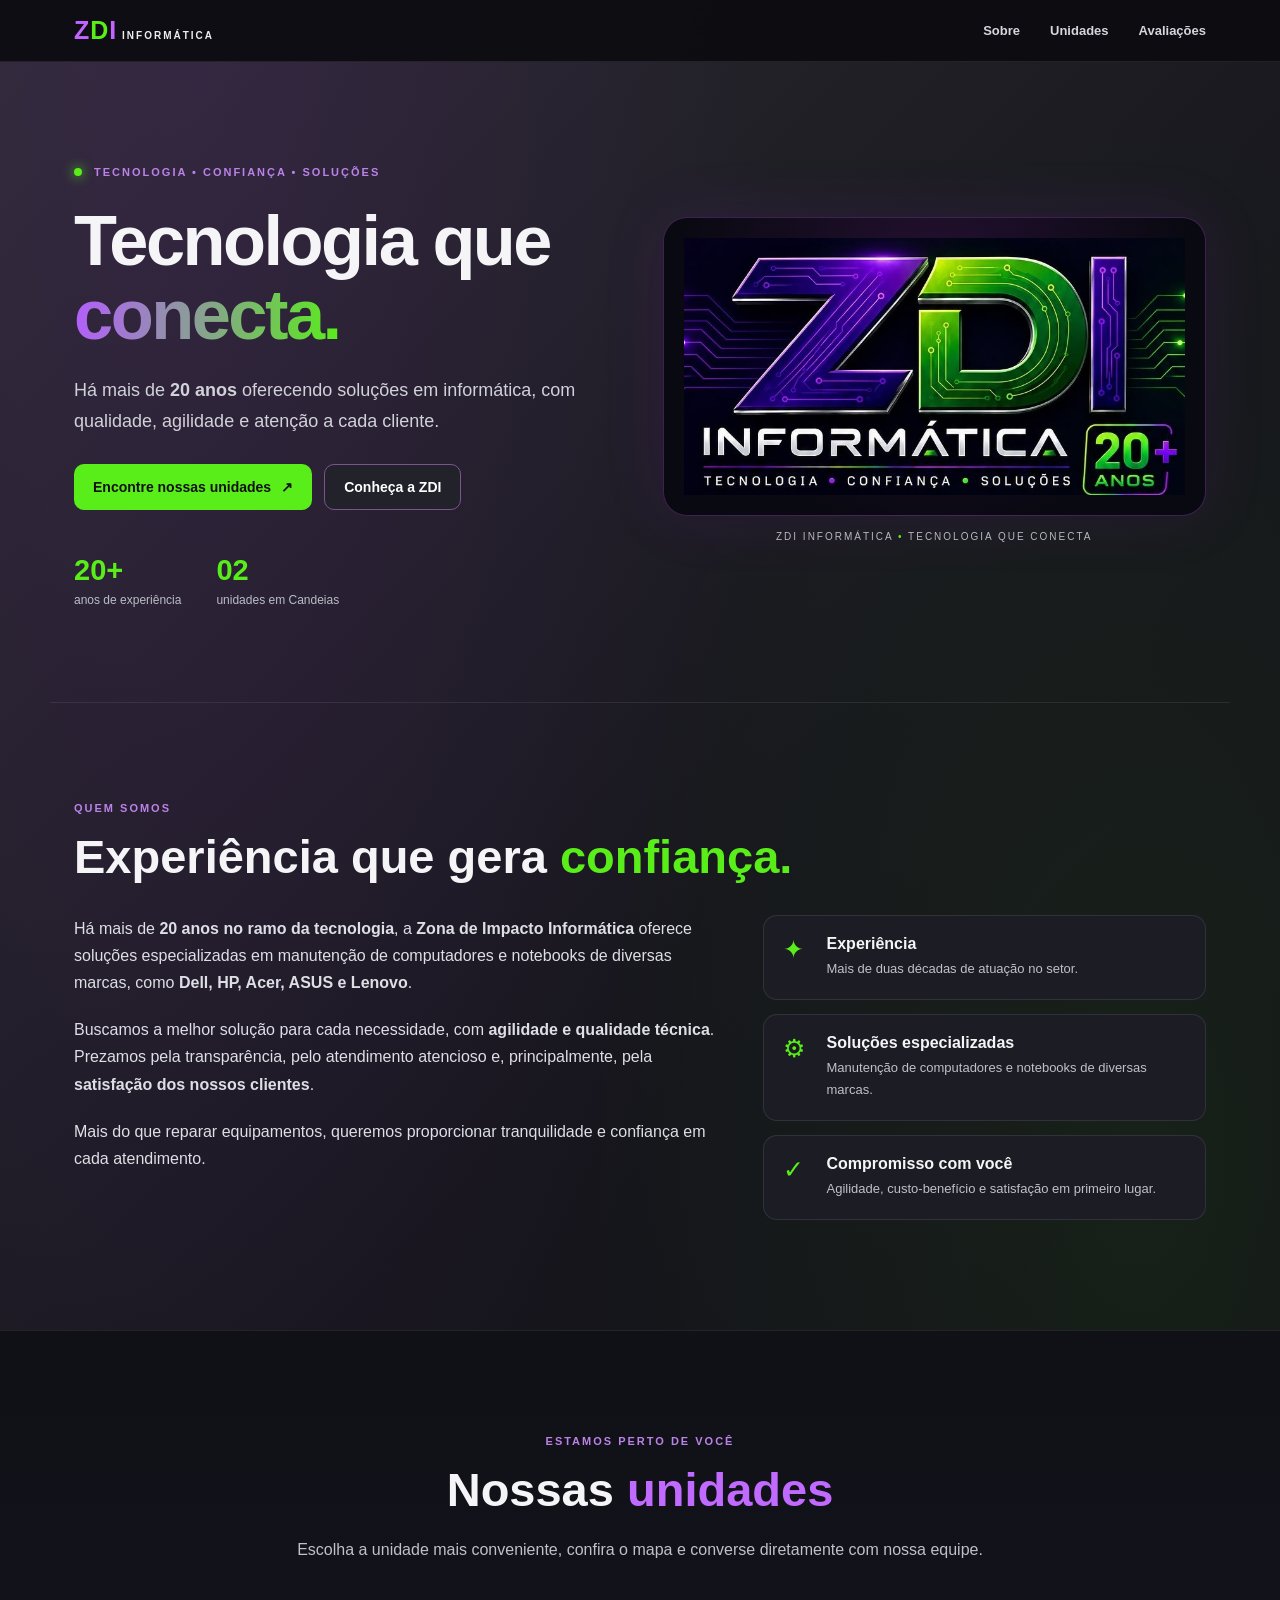
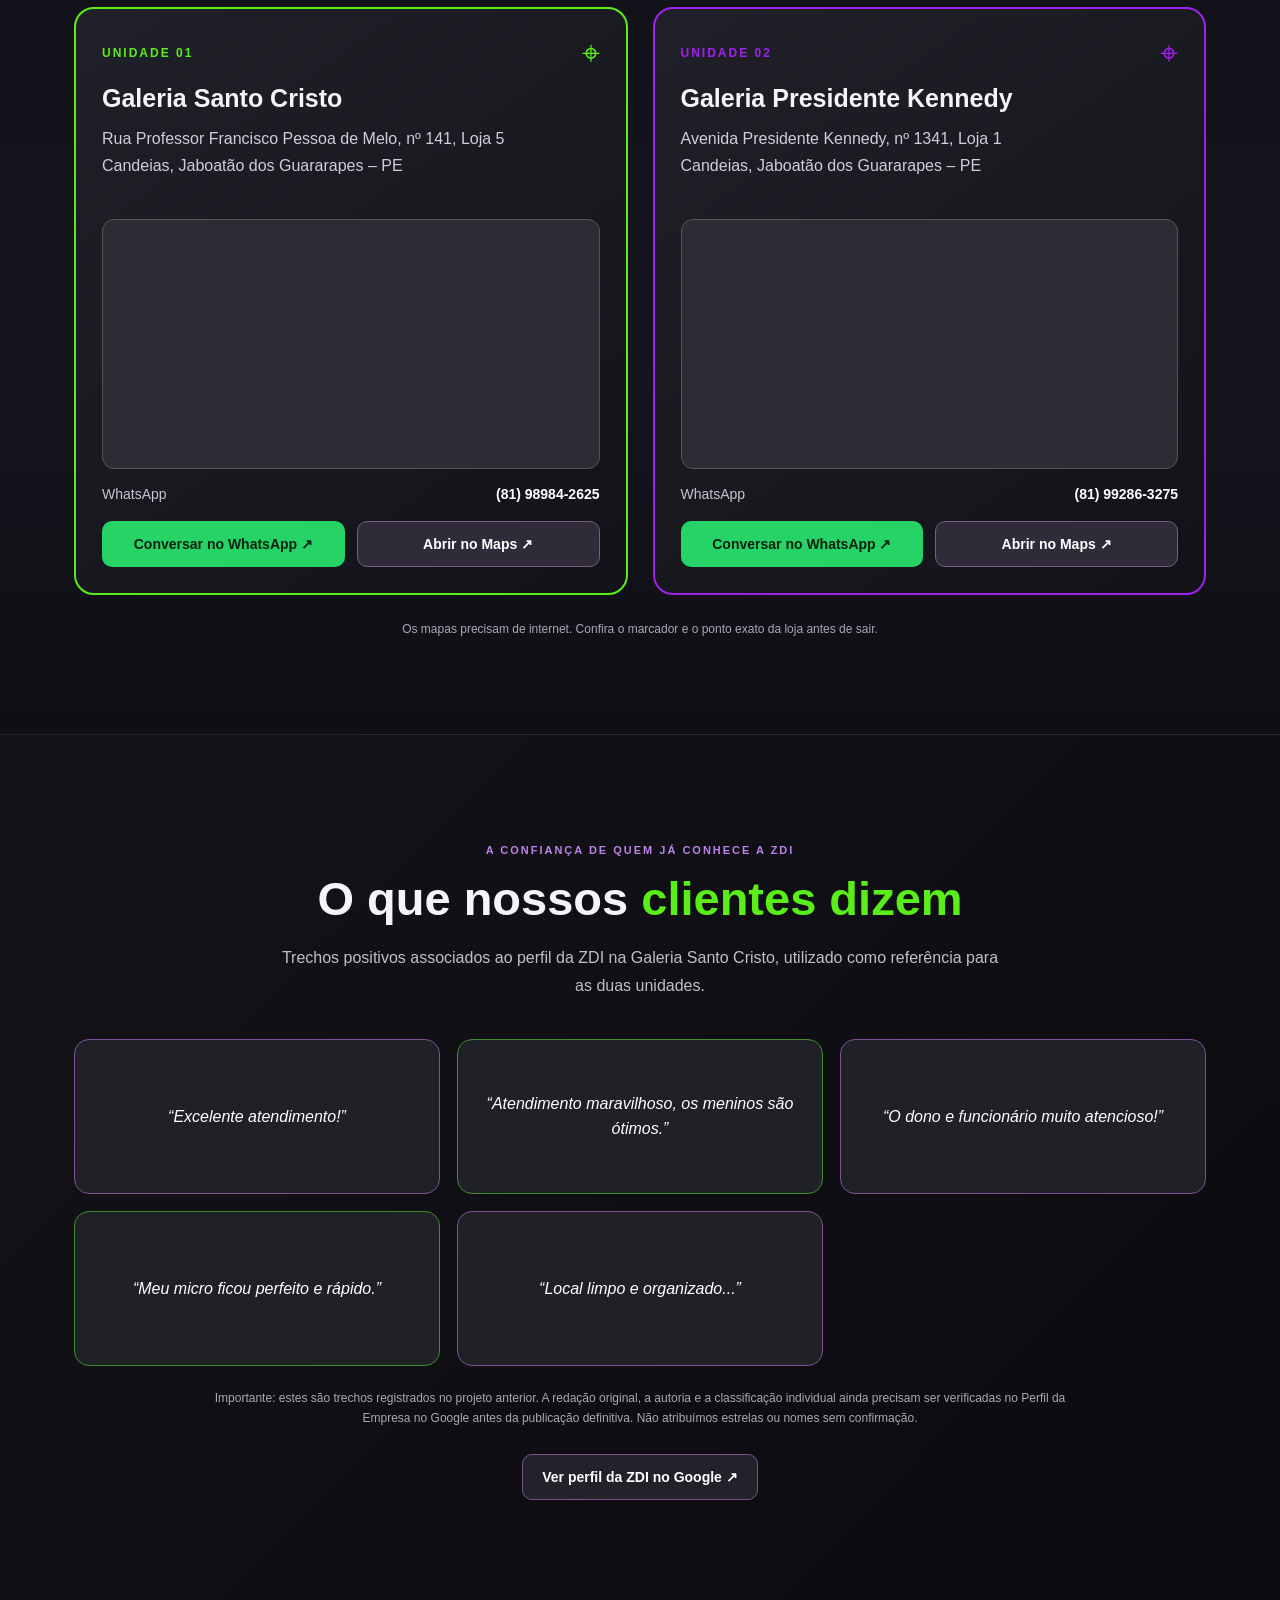
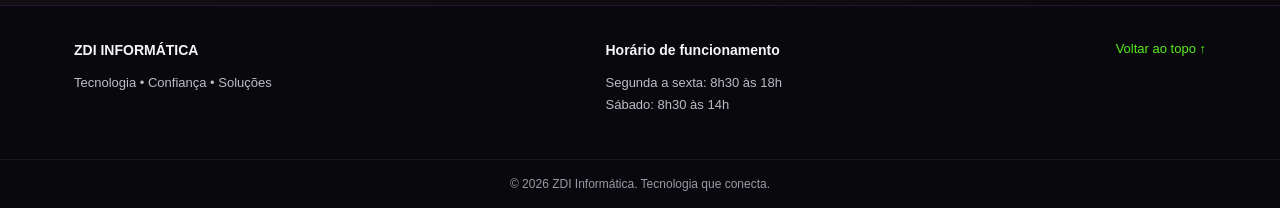
<file: index.html>
<!doctype html>
<html lang="pt-BR">
<head>
  <meta charset="UTF-8">
  <meta name="viewport" content="width=device-width, initial-scale=1">
  <meta name="theme-color" content="#0b0b10">
  <meta name="description" content="Zona de Impacto Informática: há mais de 20 anos oferecendo manutenção de computadores e notebooks. Conheça nossas unidades em Candeias, Jaboatão dos Guararapes.">
  <title>ZDI Informática | Tecnologia que conecta</title>
  <link rel="stylesheet" href="style.css">
</head>
<body>
  <header class="topbar">
    <a class="brand-mini" href="#inicio" aria-label="ZDI Informática, voltar ao início"><span>Z</span><span>D</span><span>I</span><small> INFORMÁTICA</small></a>
    <nav aria-label="Navegação principal">
      <a href="#sobre">Sobre</a><a href="#unidades">Unidades</a><a href="#avaliacoes">Avaliações</a>
    </nav>
  </header>

  <main>
    <section class="hero section-wrap" id="inicio" aria-labelledby="hero-title">
      <div class="hero-copy">
        <p class="eyebrow"><span class="dot"></span> TECNOLOGIA • CONFIANÇA • SOLUÇÕES</p>
        <h1 id="hero-title">Tecnologia que <span class="gradient-text">conecta.</span></h1>
        <p class="hero-description">Há mais de <strong>20 anos</strong> oferecendo soluções em informática, com qualidade, agilidade e atenção a cada cliente.</p>
        <div class="hero-actions"><a class="btn btn-green" href="#unidades">Encontre nossas unidades <span aria-hidden="true">↗</span></a><a class="btn btn-outline" href="#sobre">Conheça a ZDI</a></div>
        <div class="hero-metrics"><div><strong>20+</strong><span>anos de experiência</span></div><div><strong>02</strong><span>unidades em Candeias</span></div></div>
      </div>
      <div class="hero-art"><div class="logo-frame"><img src="logo-zdi.jpg" alt="Logo Zona de Impacto Informática, tecnologia, confiança e soluções" width="760" height="380"></div><div class="hero-art-caption">ZDI INFORMÁTICA <span>•</span> TECNOLOGIA QUE CONECTA</div></div>
    </section>

    <section class="section-wrap about" id="sobre" aria-labelledby="sobre-title">
      <div class="section-heading"><span class="eyebrow">QUEM SOMOS</span><h2 id="sobre-title">Experiência que gera <span class="green">confiança.</span></h2></div>
      <div class="about-grid"><div class="about-text"><p>Há mais de <strong>20 anos no ramo da tecnologia</strong>, a <strong>Zona de Impacto Informática</strong> oferece soluções especializadas em manutenção de computadores e notebooks de diversas marcas, como <strong>Dell, HP, Acer, ASUS e Lenovo</strong>.</p><p>Buscamos a melhor solução para cada necessidade, com <strong>agilidade e qualidade técnica</strong>. Prezamos pela transparência, pelo atendimento atencioso e, principalmente, pela <strong>satisfação dos nossos clientes</strong>.</p><p>Mais do que reparar equipamentos, queremos proporcionar tranquilidade e confiança em cada atendimento.</p></div><div class="value-list"><div><span class="value-icon">✦</span><div><strong>Experiência</strong><p>Mais de duas décadas de atuação no setor.</p></div></div><div><span class="value-icon">⚙</span><div><strong>Soluções especializadas</strong><p>Manutenção de computadores e notebooks de diversas marcas.</p></div></div><div><span class="value-icon">✓</span><div><strong>Compromisso com você</strong><p>Agilidade, custo-benefício e satisfação em primeiro lugar.</p></div></div></div></div>
    </section>

    <section class="units-section" id="unidades" aria-labelledby="unidades-title"><div class="section-wrap"><div class="section-heading center"><span class="eyebrow">ESTAMOS PERTO DE VOCÊ</span><h2 id="unidades-title">Nossas <span class="purple">unidades</span></h2><p>Escolha a unidade mais conveniente, confira o mapa e converse diretamente com nossa equipe.</p></div>
      <div class="units-grid">
        <article class="unit-card unit-green"><div class="unit-top"><span class="unit-tag">UNIDADE 01</span><span class="unit-pin" aria-hidden="true">⌖</span></div><h3>Galeria Santo Cristo</h3><p class="unit-address">Rua Professor Francisco Pessoa de Melo, nº 141, Loja 5<br>Candeias, Jaboatão dos Guararapes – PE</p><div class="map-frame"><iframe title="Google Maps — Galeria Santo Cristo, ZDI Informática" loading="lazy" referrerpolicy="no-referrer-when-downgrade" src="https://maps.google.com/maps?q=Rua%20Professor%20Francisco%20Pessoa%20de%20Melo%20141%20Candeias%20Jaboatao%20dos%20Guararapes%20PE&amp;z=16&amp;output=embed"></iframe></div><p class="contact-line">WhatsApp <strong>(81) 98984-2625</strong></p><div class="unit-actions"><a class="btn btn-whatsapp" href="https://wa.me/5581989842625" target="_blank" rel="noopener noreferrer">Conversar no WhatsApp ↗</a><a class="btn btn-map" href="https://www.google.com/maps/search/?api=1&amp;query=Rua%20Professor%20Francisco%20Pessoa%20de%20Melo%20141%20Candeias%20Jaboatao%20dos%20Guararapes%20PE" target="_blank" rel="noopener noreferrer">Abrir no Maps ↗</a></div></article>
        <article class="unit-card unit-purple"><div class="unit-top"><span class="unit-tag">UNIDADE 02</span><span class="unit-pin" aria-hidden="true">⌖</span></div><h3>Galeria Presidente Kennedy</h3><p class="unit-address">Avenida Presidente Kennedy, nº 1341, Loja 1<br>Candeias, Jaboatão dos Guararapes – PE</p><div class="map-frame"><iframe title="Google Maps — Galeria Presidente Kennedy, ZDI Informática" loading="lazy" referrerpolicy="no-referrer-when-downgrade" src="https://maps.google.com/maps?q=Avenida%20Presidente%20Kennedy%201341%20Candeias%20Jaboatao%20dos%20Guararapes%20PE&amp;z=16&amp;output=embed"></iframe></div><p class="contact-line">WhatsApp <strong>(81) 99286-3275</strong></p><div class="unit-actions"><a class="btn btn-whatsapp" href="https://wa.me/5581992863275" target="_blank" rel="noopener noreferrer">Conversar no WhatsApp ↗</a><a class="btn btn-map" href="https://www.google.com/maps/search/?api=1&amp;query=Avenida%20Presidente%20Kennedy%201341%20Candeias%20Jaboatao%20dos%20Guararapes%20PE" target="_blank" rel="noopener noreferrer">Abrir no Maps ↗</a></div></article>
      </div><p class="map-note">Os mapas precisam de internet. Confira o marcador e o ponto exato da loja antes de sair.</p>
    </div></section>

    <section class="section-wrap reviews" id="avaliacoes" aria-labelledby="avaliacoes-title"><div class="section-heading center"><span class="eyebrow">A CONFIANÇA DE QUEM JÁ CONHECE A ZDI</span><h2 id="avaliacoes-title">O que nossos <span class="green">clientes dizem</span></h2><p>Trechos positivos associados ao perfil da ZDI na Galeria Santo Cristo, utilizado como referência para as duas unidades.</p></div><div class="reviews-grid"><blockquote>“Excelente atendimento!”</blockquote><blockquote>“Atendimento maravilhoso, os meninos são ótimos.”</blockquote><blockquote>“O dono e funcionário muito atencioso!”</blockquote><blockquote>“Meu micro ficou perfeito e rápido.”</blockquote><blockquote>“Local limpo e organizado...”</blockquote></div><p class="reviews-disclaimer">Importante: estes são trechos registrados no projeto anterior. A redação original, a autoria e a classificação individual ainda precisam ser verificadas no Perfil da Empresa no Google antes da publicação definitiva. Não atribuímos estrelas ou nomes sem confirmação.</p><a class="btn btn-outline reviews-link" href="https://www.google.com/maps/search/?api=1&amp;query=Zona%20de%20Impacto%20Informatica%20Galeria%20Santo%20Cristo%20Jaboatao" target="_blank" rel="noopener noreferrer">Ver perfil da ZDI no Google ↗</a></section>
  </main>
  <footer class="footer"><div class="section-wrap footer-inner"><div><strong>ZDI INFORMÁTICA</strong><p>Tecnologia • Confiança • Soluções</p></div><div><strong>Horário de funcionamento</strong><p>Segunda a sexta: 8h30 às 18h<br>Sábado: 8h30 às 14h</p></div><a href="#inicio">Voltar ao topo ↑</a></div><div class="copyright">© 2026 ZDI Informática. Tecnologia que conecta.</div></footer>
</body>
</html>
</file>
<file: style.css>
:root{--bg:#0b0b10;--surface:#17171e;--surface2:#202028;--text:#f5f5f7;--muted:#bfc0ca;--green:#59ed19;--purple:#a020f0}*{box-sizing:border-box}html{scroll-behavior:smooth;scroll-padding-top:82px}body{margin:0;background:radial-gradient(ellipse at 15% 0%,#63228b35,transparent 38%),radial-gradient(ellipse at 90% 35%,#59ed1910,transparent 35%),linear-gradient(135deg,#2c2c32 0%,#16161c 35%,#09090e 100%);color:var(--text);font-family:Arial,Helvetica,sans-serif}a{color:inherit}p{line-height:1.7}.section-wrap{max-width:1180px;margin:0 auto;padding-left:24px;padding-right:24px}.topbar{position:sticky;top:0;z-index:20;display:flex;align-items:center;justify-content:space-between;gap:20px;padding:16px max(24px,calc((100% - 1132px)/2));background:#0b0b10e8;backdrop-filter:blur(14px);border-bottom:1px solid #ffffff17}.brand-mini{text-decoration:none;white-space:nowrap;font-size:25px;font-weight:900;letter-spacing:1px}.brand-mini span:nth-child(1),.brand-mini span:nth-child(3){color:#c264ff}.brand-mini span:nth-child(2){color:var(--green)}.brand-mini small{font-size:10px;color:#eee;letter-spacing:2px}.topbar nav{display:flex;gap:clamp(12px,3vw,30px)}.topbar nav a{font-size:13px;color:#d5d5de;text-decoration:none;font-weight:700}.topbar nav a:hover,.topbar nav a:focus-visible{color:var(--green)}.hero{min-height:620px;display:grid;grid-template-columns:1fr 1fr;align-items:center;gap:45px;padding-top:90px;padding-bottom:95px}.eyebrow{color:#bb83e8;font-size:11px;font-weight:800;letter-spacing:2px}.dot{display:inline-block;width:8px;height:8px;border-radius:50%;background:var(--green);box-shadow:0 0 12px var(--green);margin-right:7px}.hero h1{font-size:clamp(44px,5.5vw,76px);letter-spacing:-2.5px;line-height:1.06;margin:22px 0}.gradient-text{background:linear-gradient(95deg,#b45cff,var(--green));-webkit-background-clip:text;background-clip:text;color:transparent}.hero-description{max-width:510px;color:#d1d1d9;font-size:18px}.hero-actions,.unit-actions{display:flex;gap:12px;flex-wrap:wrap;margin-top:28px}.btn{display:inline-flex;justify-content:center;align-items:center;gap:10px;min-height:46px;padding:12px 19px;border-radius:10px;text-decoration:none;font-size:14px;font-weight:800;transition:transform .25s,box-shadow .25s,background .25s}.btn:focus-visible{outline:3px solid #fff;outline-offset:3px}.btn-green{background:var(--green);color:#111}.btn-outline{background:#22222a;border:1px solid #7b548f;color:#fff}.btn-whatsapp{background:#25d366;color:#07220f}.btn-map{background:#302b39;border:1px solid #71617c;color:#fff}.hero-metrics{display:flex;gap:35px;margin-top:44px}.hero-metrics div{display:flex;flex-direction:column;gap:6px}.hero-metrics strong{font-size:29px;color:var(--green)}.hero-metrics span{color:#bbbcc6;font-size:12px}.hero-art{min-width:0}.logo-frame{border:1px solid #6e388a88;border-radius:24px;padding:20px;background:radial-gradient(circle at 50% 20%,#241031,#090911 72%);box-shadow:0 0 65px #a020f01c;overflow:hidden}.logo-frame img{display:block;width:100%;height:auto;object-fit:contain}.hero-art-caption{text-align:center;color:#b8b8c1;letter-spacing:2px;font-size:10px;margin-top:15px}.hero-art-caption span{color:var(--green)}.about{padding-top:95px;padding-bottom:110px;border-top:1px solid #ffffff14}.section-heading h2{font-size:clamp(31px,4vw,47px);line-height:1.16;margin:14px 0 18px}.section-heading p{color:var(--muted);max-width:720px}.center{text-align:center}.center p{margin:0 auto}.green{color:var(--green)}.purple{color:#c16aff}.about-grid{display:grid;grid-template-columns:1.3fr .9fr;gap:48px;margin-top:30px}.about-text{font-size:16px;color:#dedee5}.about-text p{margin-top:0;margin-bottom:20px}.value-list{display:flex;flex-direction:column;gap:14px}.value-list>div{display:flex;gap:16px;padding:19px;border:1px solid #ffffff18;border-radius:14px;background:#1c1c24}.value-icon{font-size:25px;color:var(--green);min-width:28px}.value-list strong{font-size:16px}.value-list p{color:#bfc0c9;font-size:13px;margin:5px 0 0}.units-section{padding:100px 0 95px;background:linear-gradient(180deg,#101017,#16151e 65%,#0e0e14);border-top:1px solid #ffffff16;border-bottom:1px solid #ffffff16}.units-grid{display:grid;grid-template-columns:repeat(2,minmax(0,1fr));gap:25px;margin-top:44px}.unit-card{--accent:var(--green);background:linear-gradient(145deg,#202028,#121219);border:2px solid var(--accent);border-radius:20px;padding:26px;transition:box-shadow .3s,transform .3s}.unit-purple{--accent:var(--purple)}.unit-top{display:flex;justify-content:space-between;align-items:center}.unit-tag{color:var(--accent);font-size:12px;font-weight:800;letter-spacing:2px}.unit-pin{color:var(--accent);font-size:32px}.unit-card h3{font-size:25px;margin:12px 0}.unit-address{min-height:76px;color:#cfcfd9;margin:0 0 18px}.map-frame{height:250px;border-radius:12px;overflow:hidden;background:#2c2c34;border:1px solid #555}.map-frame iframe{display:block;width:100%;height:100%;border:0}.contact-line{display:flex;justify-content:space-between;gap:12px;flex-wrap:wrap;color:#c6c6d0;font-size:14px}.contact-line strong{color:#fff}.unit-actions{margin-top:12px}.unit-actions .btn{flex:1 1 190px}.map-note{text-align:center;color:#a8a8b5;font-size:12px;margin:24px 0 0}.reviews{padding-top:105px;padding-bottom:105px}.reviews-grid{display:grid;grid-template-columns:repeat(3,minmax(0,1fr));gap:17px;margin:40px 0 22px}.reviews-grid blockquote{margin:0;min-height:155px;padding:28px 23px;display:flex;align-items:center;justify-content:center;text-align:center;font-style:italic;line-height:1.6;border-radius:15px;border:1px solid #805099;background:#202027;color:#fff;transition:transform .25s,box-shadow .25s}.reviews-grid blockquote:nth-child(even){border-color:#448c31}.reviews-disclaimer{max-width:860px;margin:20px auto;color:#a9a9b5;font-size:12px;text-align:center}.reviews-link{display:flex;width:max-content;margin:25px auto 0}.footer{background:#08080d;border-top:1px solid #8733a644}.footer-inner{display:flex;justify-content:space-between;align-items:flex-start;gap:25px;padding-top:35px;padding-bottom:30px}.footer-inner strong{font-size:14px}.footer-inner p{font-size:13px;color:#bcbcc6}.footer-inner>a{font-size:13px;text-decoration:none;color:var(--green)}.copyright{border-top:1px solid #ffffff12;text-align:center;padding:17px;color:#9a9aa5;font-size:12px}@media(hover:hover) and (pointer:fine){.unit-card:hover{transform:translateY(-6px);box-shadow:0 0 12px var(--accent),0 0 30px color-mix(in srgb,var(--accent) 28%,transparent)}.reviews-grid blockquote:hover{transform:translateY(-4px);box-shadow:0 0 17px #a020f04a}.btn:hover{transform:translateY(-3px);box-shadow:0 6px 22px #0008}}@media(max-width:850px){.hero{grid-template-columns:1fr;gap:40px;min-height:auto;padding-top:65px;padding-bottom:75px}.hero-art{max-width:570px;width:100%;margin:auto}.about-grid{grid-template-columns:1fr;gap:20px}.units-grid{grid-template-columns:1fr}.unit-address{min-height:0}.reviews-grid{grid-template-columns:repeat(2,minmax(0,1fr))}}@media(max-width:550px){.section-wrap{padding-left:18px;padding-right:18px}.topbar{padding:14px 16px;flex-wrap:wrap;justify-content:center}.topbar nav{justify-content:center;gap:20px;width:100%}.hero{padding-top:50px}.hero h1{letter-spacing:-1.5px}.hero-description{font-size:16px}.hero-actions .btn{flex:1 1 100%}.hero-metrics{gap:25px}.about,.reviews{padding-top:65px;padding-bottom:70px}.units-section{padding:65px 0}.unit-card{padding:18px}.unit-card h3{font-size:21px}.map-frame{height:225px}.reviews-grid{grid-template-columns:1fr}.reviews-grid blockquote{min-height:100px}.footer-inner{flex-direction:column}.logo-frame{padding:8px}}@media(prefers-reduced-motion:reduce){*,*::before,*::after{scroll-behavior:auto!important;transition:none!important}}
</file>
